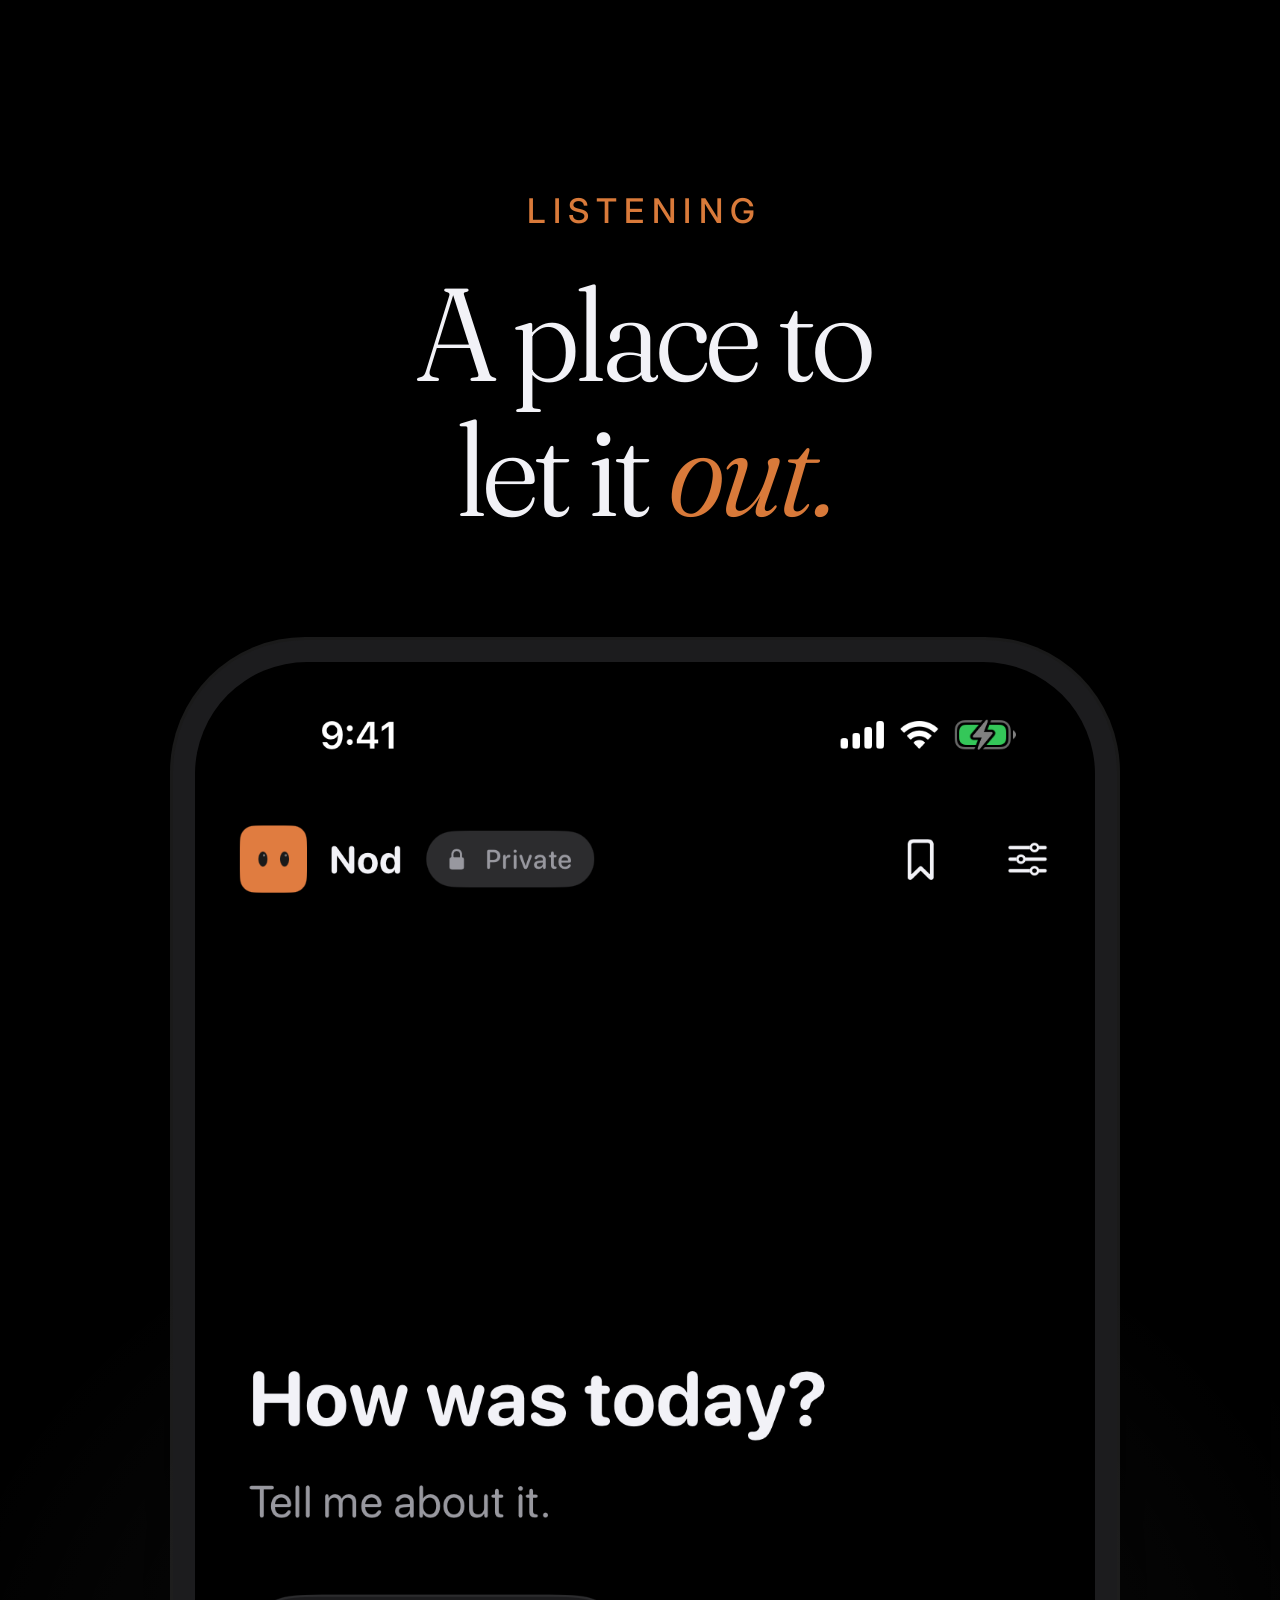
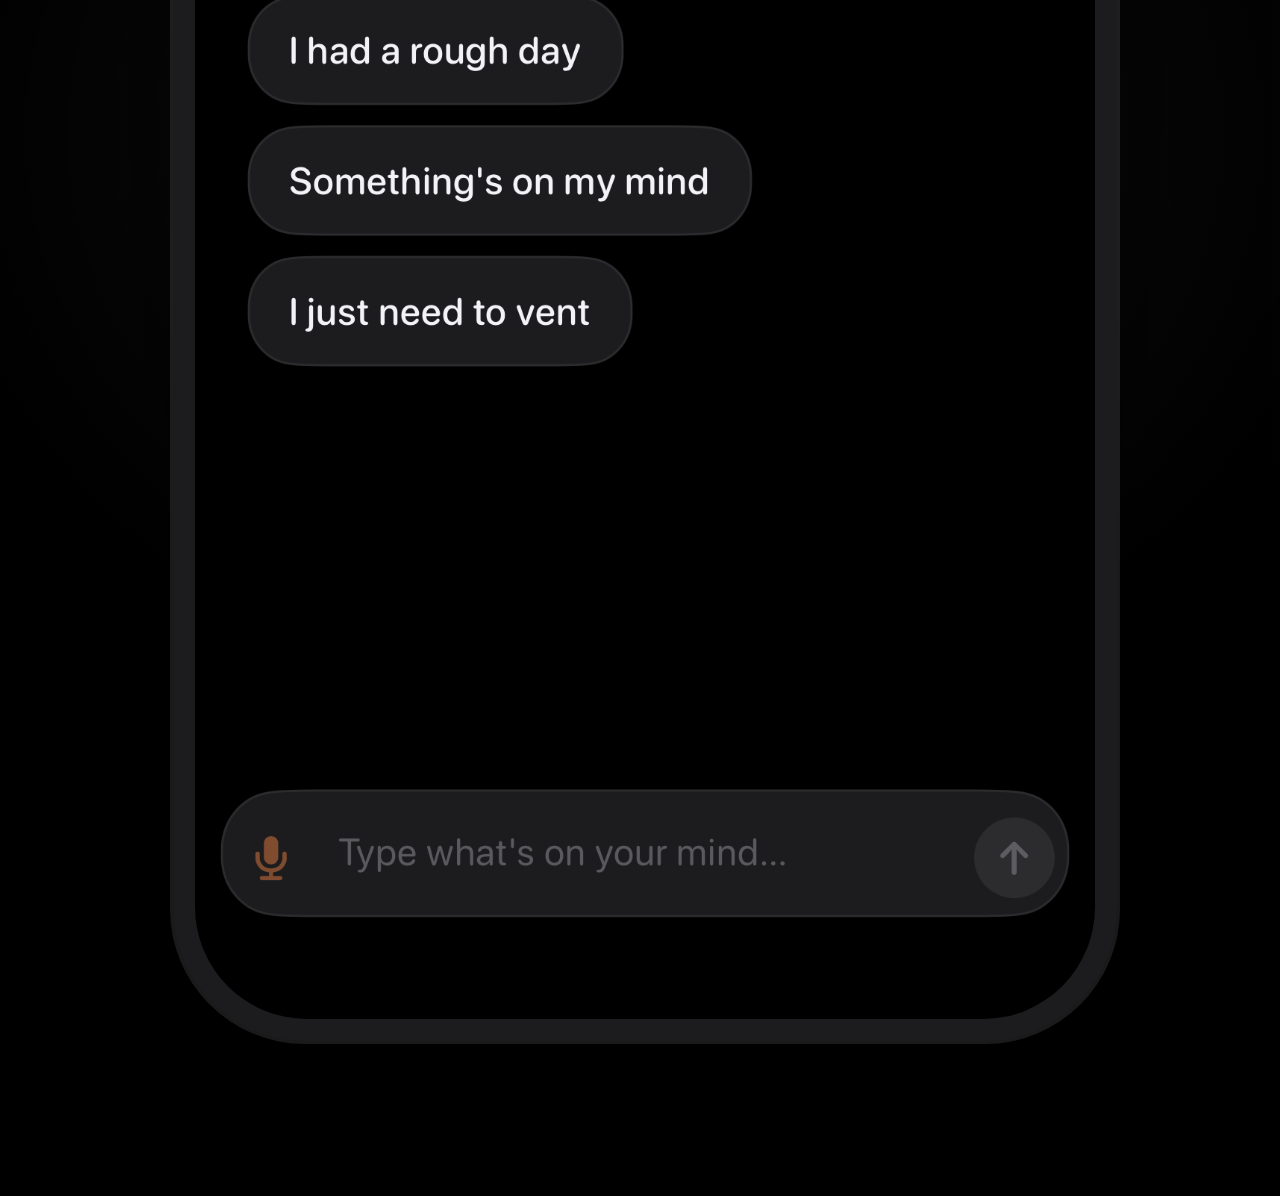
<file: ios/scripts/listing-images/template.html>
<!doctype html>
<html lang="en">
<head>
<meta charset="utf-8">
<title>Nod App Store image</title>
<!-- Same type and palette as usenod.app, so the listing and the site
     read as one brand. One slide per #hash (1–8); render.swift loads
     each and snapshots it at exactly 1290×2796. -->
<link rel="stylesheet" href="https://fonts.googleapis.com/css2?family=Fraunces:ital,opsz,wght@0,9..144,300..600;1,9..144,300..500&family=Inter:wght@400;500;600&display=swap">
<style>
  :root {
    --bg: #000000;
    --ink: #f2f2f7;
    --ink-soft: #c7c7cc;
    --orange: #d97a3a;
    --orange-soft: #f0a574;
    --bezel: #1c1c1e;
    --font-serif: "Fraunces", "New York", Georgia, serif;
    --font-sans: "Inter", -apple-system, "Helvetica Neue", sans-serif;
  }
  html, body { margin: 0; width: 1290px; height: 2796px; overflow: hidden; background: var(--bg); }
  body {
    position: relative;
    color: var(--ink);
    font-family: var(--font-sans);
    background:
      radial-gradient(1100px 900px at 50% 62%, rgba(255,255,255,0.07), rgba(255,255,255,0) 70%),
      var(--bg);
  }
  .slide { position: absolute; inset: 0; display: none; flex-direction: column; align-items: center; }
  .slide.on { display: flex; }

  .eyebrow {
    margin-top: 190px;
    font-size: 34px; font-weight: 500; letter-spacing: 0.22em; text-transform: uppercase;
    color: var(--orange);
  }
  h1 {
    margin: 36px 0 0;
    font-family: var(--font-serif); font-weight: 340;
    font-variation-settings: "opsz" 144, "SOFT" 50;
    font-size: 132px; line-height: 1.02; letter-spacing: -0.02em;
    text-align: center;
  }
  h1 em { font-style: italic; color: var(--orange); font-weight: 340; }

  /* Phone: a simple bezel around the real Simulator screenshot. */
  .phone {
    position: absolute; left: 50%; top: 640px; transform: translateX(-50%);
    width: 900px; padding: 22px; border-radius: 132px;
    background: var(--bezel);
    box-shadow: 0 0 0 3px rgba(255,255,255,0.10), 0 60px 160px rgba(0,0,0,0.6);
  }
  .phone img { display: block; width: 100%; border-radius: 112px; }

  /* Two phones (light + dark) for the appearance slide. */
  .pair { position: absolute; left: 0; right: 0; top: 640px; height: 2156px; }
  .pair .phone { width: 760px; padding: 20px; border-radius: 112px; }
  .pair .phone img { border-radius: 94px; }
  .pair .phone.light { left: 32%; top: 190px; transform: translateX(-50%) rotate(-5deg); z-index: 1; }
  .pair .phone.dark { left: 68%; top: 30px; transform: translateX(-50%) rotate(5deg); z-index: 2; }

  /* Floating pill, as on the website's offline chapter. */
  .pill {
    position: absolute; left: 60px; top: 1330px; z-index: 3;
    display: flex; align-items: center; gap: 28px;
    padding: 30px 44px 30px 36px; border-radius: 40px;
    background: rgba(28,28,30,0.95);
    border: 2px solid rgba(255,255,255,0.12);
    box-shadow: 0 30px 80px rgba(0,0,0,0.5);
  }
  .pill svg { width: 56px; height: 56px; color: var(--orange); flex: none; }
  .pill small { display: block; font-size: 24px; letter-spacing: 0.2em; text-transform: uppercase; color: var(--orange); }
  .pill strong { display: block; margin-top: 6px; font-size: 40px; font-weight: 500; color: var(--ink); }

  /* Privacy slide: plain numbers instead of a phone. */
  .stats { margin-top: 170px; display: grid; grid-template-columns: repeat(2, 470px); gap: 40px; }
  .stat {
    height: 430px; border-radius: 56px;
    background: rgba(28,28,30,0.85); border: 2px solid rgba(255,255,255,0.08);
    display: flex; flex-direction: column; align-items: center; justify-content: center; gap: 22px;
  }
  .stat b {
    font-family: var(--font-serif); font-style: italic; font-weight: 300;
    font-size: 210px; line-height: 1; color: var(--orange);
  }
  .stat b.small { font-size: 150px; }
  .stat span { font-size: 36px; letter-spacing: 0.18em; text-transform: uppercase; color: var(--ink-soft); }
  .note { margin-top: 110px; max-width: 980px; text-align: center; font-size: 44px; line-height: 1.5; color: var(--ink-soft); }
</style>
</head>
<body>

<section class="slide" data-n="1">
  <div class="eyebrow">Listening</div>
  <h1>A place to<br>let it <em>out.</em></h1>
  <div class="phone"><img src="screens/empty.png" alt=""></div>
</section>

<section class="slide" data-n="2">
  <div class="eyebrow">Anywhere</div>
  <h1>Works even when<br>you're <em>offline.</em></h1>
  <div class="pill">
    <svg viewBox="0 0 24 24" fill="none" stroke="currentColor" stroke-width="1.6" stroke-linecap="round" stroke-linejoin="round" aria-hidden="true"><path d="M17.8 19.2 16 11l3.5-3.5C21 6 21.5 4 21 3c-1-.5-3 0-4.5 1.5L13 8 4.8 6.2c-.5-.1-.9.1-1.1.5l-.3.5c-.2.5-.1 1 .3 1.3L9 12l-2 3H4l-1 1 3 2 2 3 1-1v-3l3-2 3.5 5.3c.3.4.8.5 1.3.3l.5-.2c.4-.3.6-.7.5-1.2z"/></svg>
    <div><small>Connection</small><strong>No internet needed</strong></div>
  </div>
  <div class="phone"><img src="screens/chat.png" alt=""></div>
</section>

<section class="slide" data-n="3">
  <div class="eyebrow">Memory</div>
  <h1>No need to<br><em>repeat yourself.</em></h1>
  <div class="phone"><img src="screens/memory.png" alt=""></div>
</section>

<section class="slide" data-n="4">
  <div class="eyebrow">Voice</div>
  <h1>Or just <em>talk.</em></h1>
  <div class="phone"><img src="screens/voice.png" alt=""></div>
</section>

<section class="slide" data-n="5">
  <div class="eyebrow">Your way</div>
  <h1>Talks the way<br><em>you need.</em></h1>
  <div class="phone"><img src="screens/personalization.png" alt=""></div>
</section>

<section class="slide" data-n="6">
  <div class="eyebrow">Light or dark</div>
  <h1>Warm by day,<br><em>soft at night.</em></h1>
  <div class="pair">
    <div class="phone light"><img src="screens/chat-light.png" alt=""></div>
    <div class="phone dark"><img src="screens/chat.png" alt=""></div>
  </div>
</section>

<section class="slide" data-n="7">
  <div class="eyebrow">Private</div>
  <h1>Only <em>you</em><br>can open it.</h1>
  <div class="phone"><img src="screens/lock.png" alt=""></div>
</section>

<section class="slide" data-n="8">
  <div class="eyebrow" style="margin-top: 330px">Private by design</div>
  <h1>Your words stay<br><em>on your phone.</em></h1>
  <div class="stats">
    <div class="stat"><b>0</b><span>Accounts</span></div>
    <div class="stat"><b>0</b><span>Ads</span></div>
    <div class="stat"><b>0</b><span>Tracking</span></div>
    <div class="stat"><b class="small">100%</b><span>On your iPhone</span></div>
  </div>
  <p class="note">What you write is saved on your iPhone and answered by AI that runs on your iPhone. It isn't sent to us or anyone else.</p>
</section>

<script>
  var n = (location.hash || "#1").slice(1);
  var s = document.querySelector('.slide[data-n="' + n + '"]');
  if (s) s.classList.add("on");
</script>
</body>
</html>
</file>
